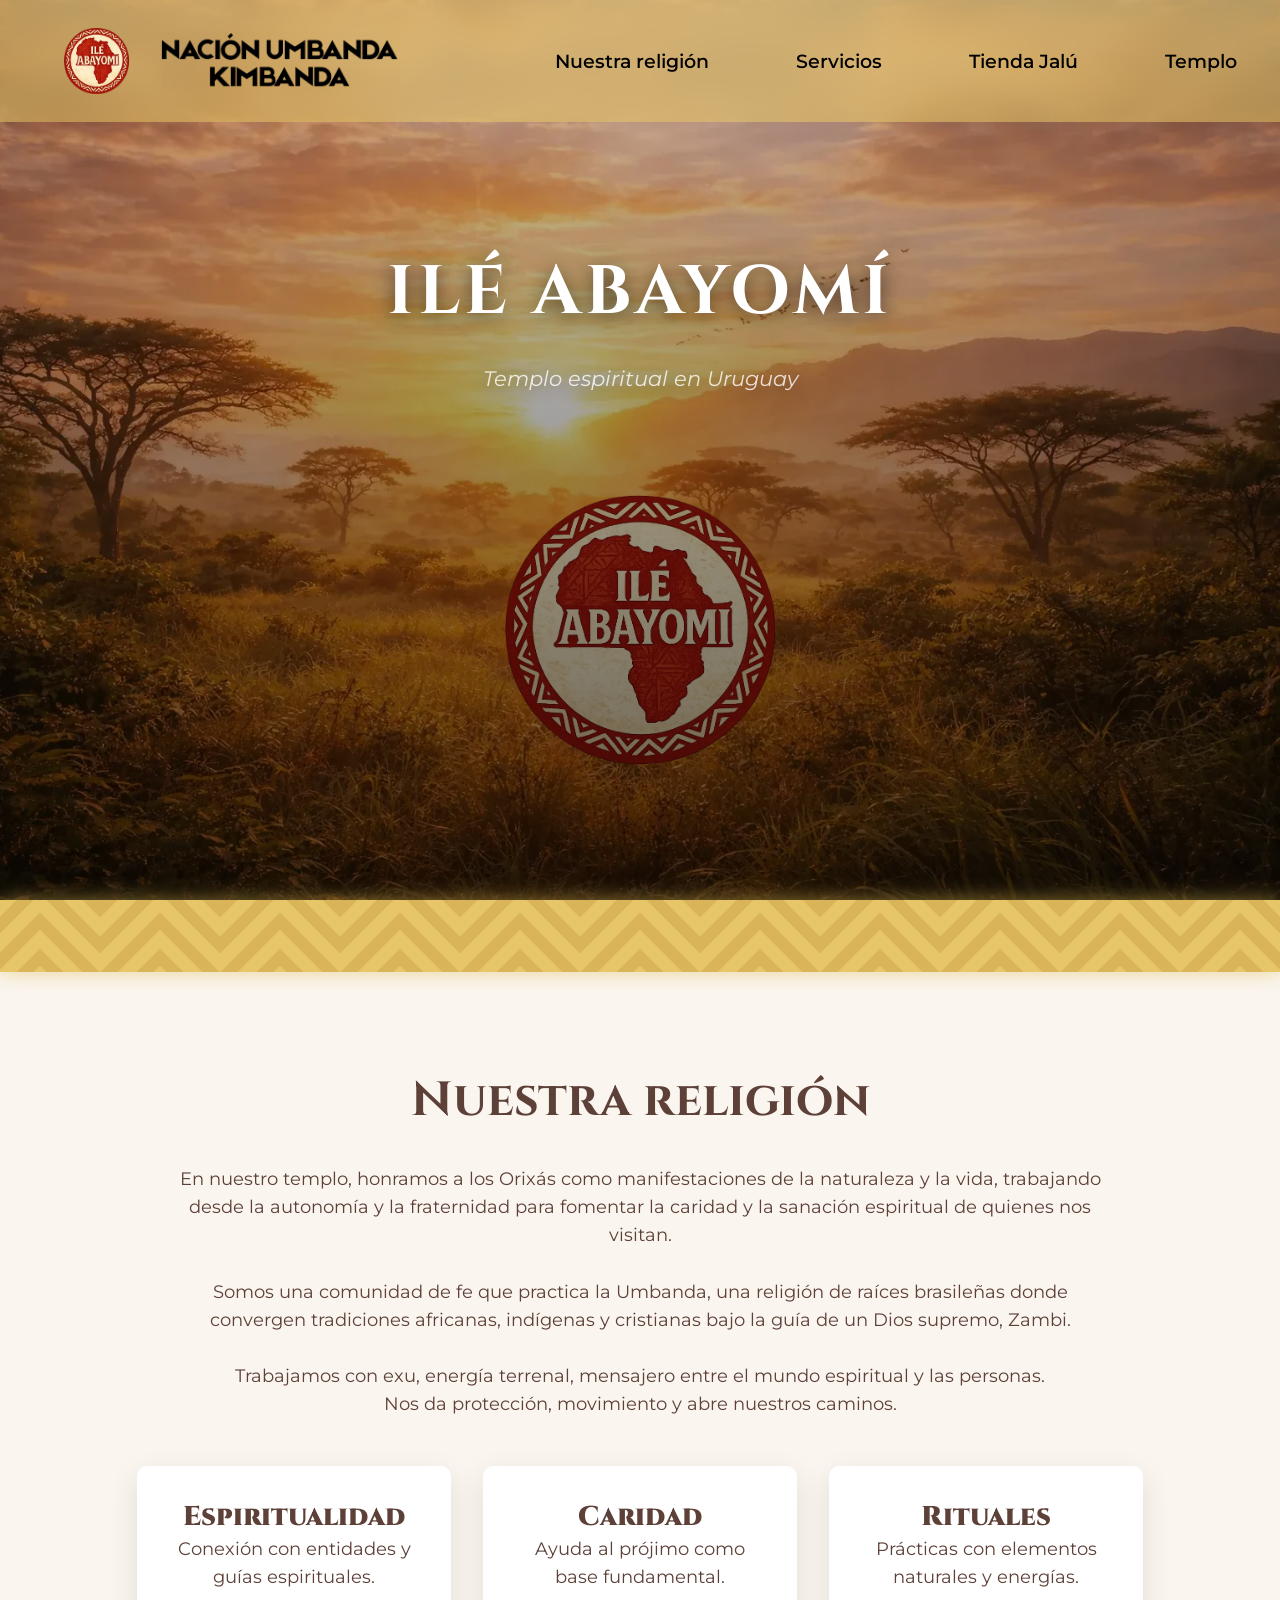
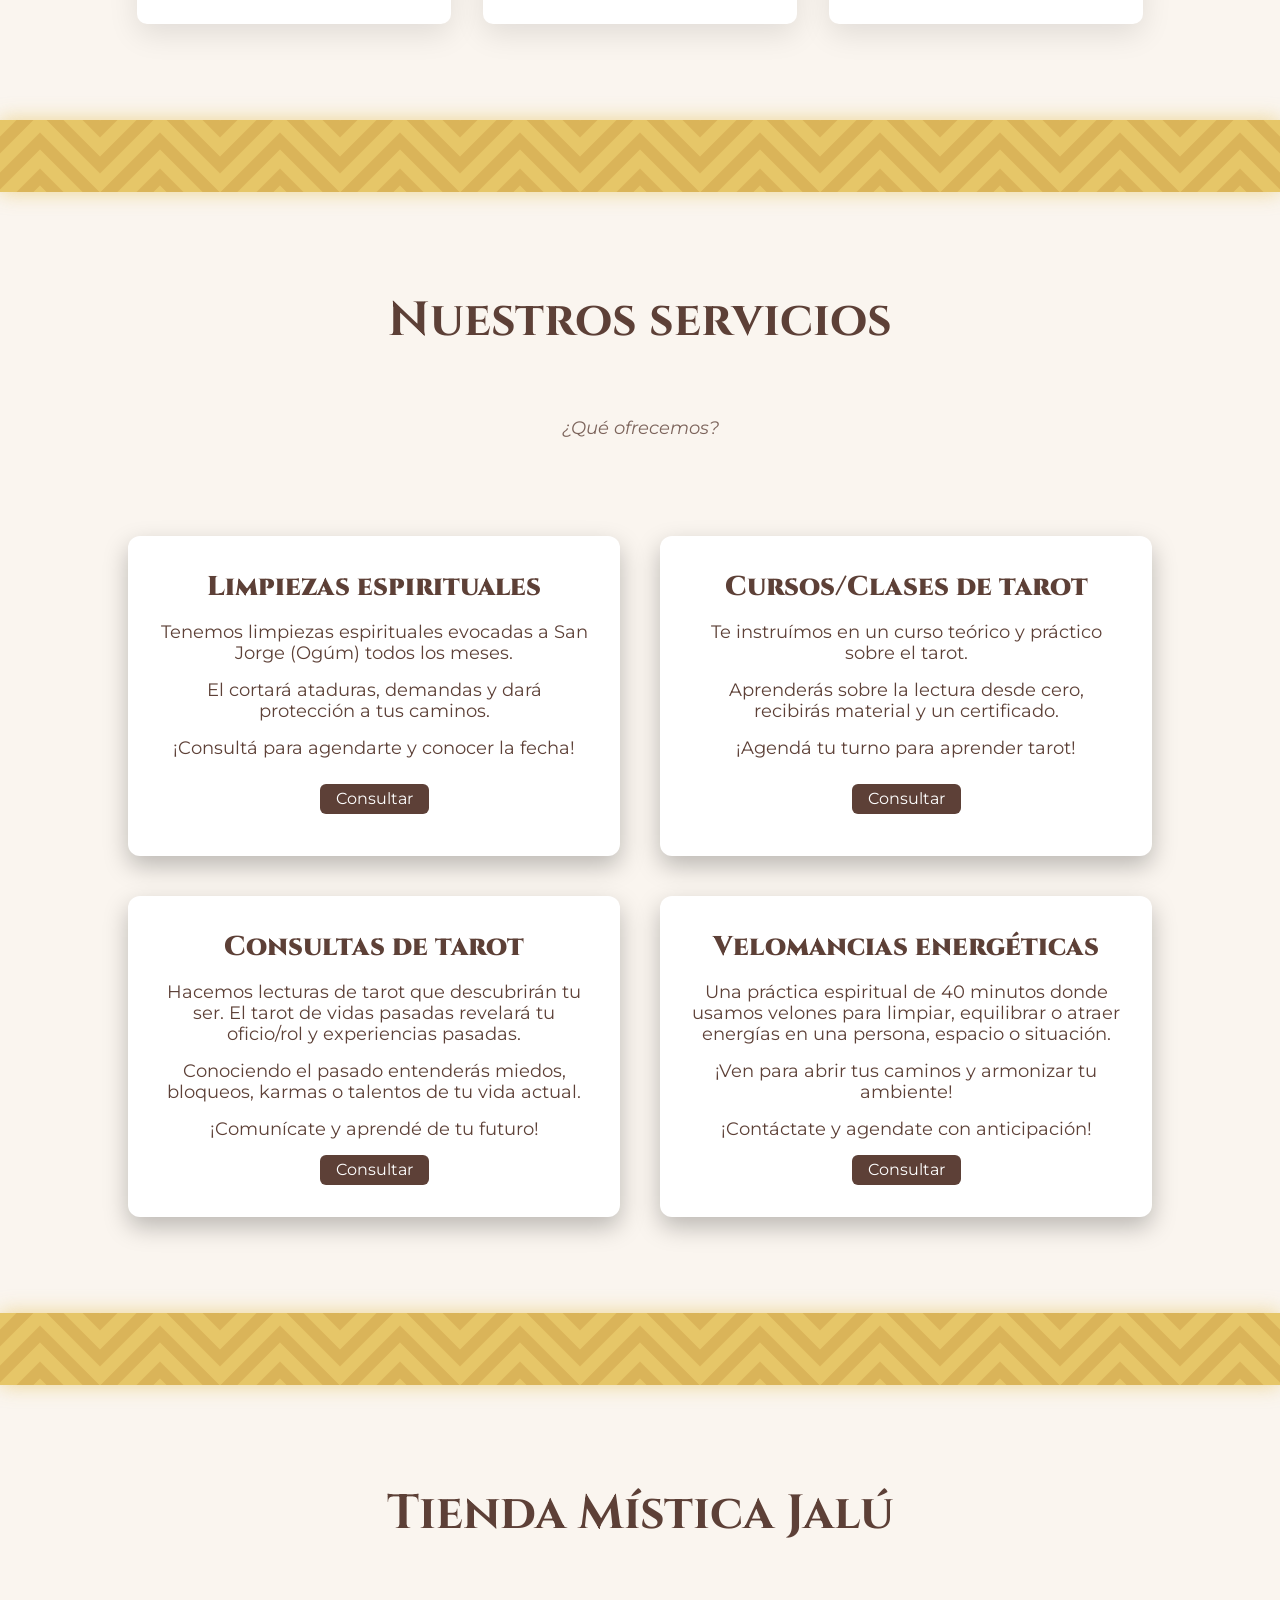
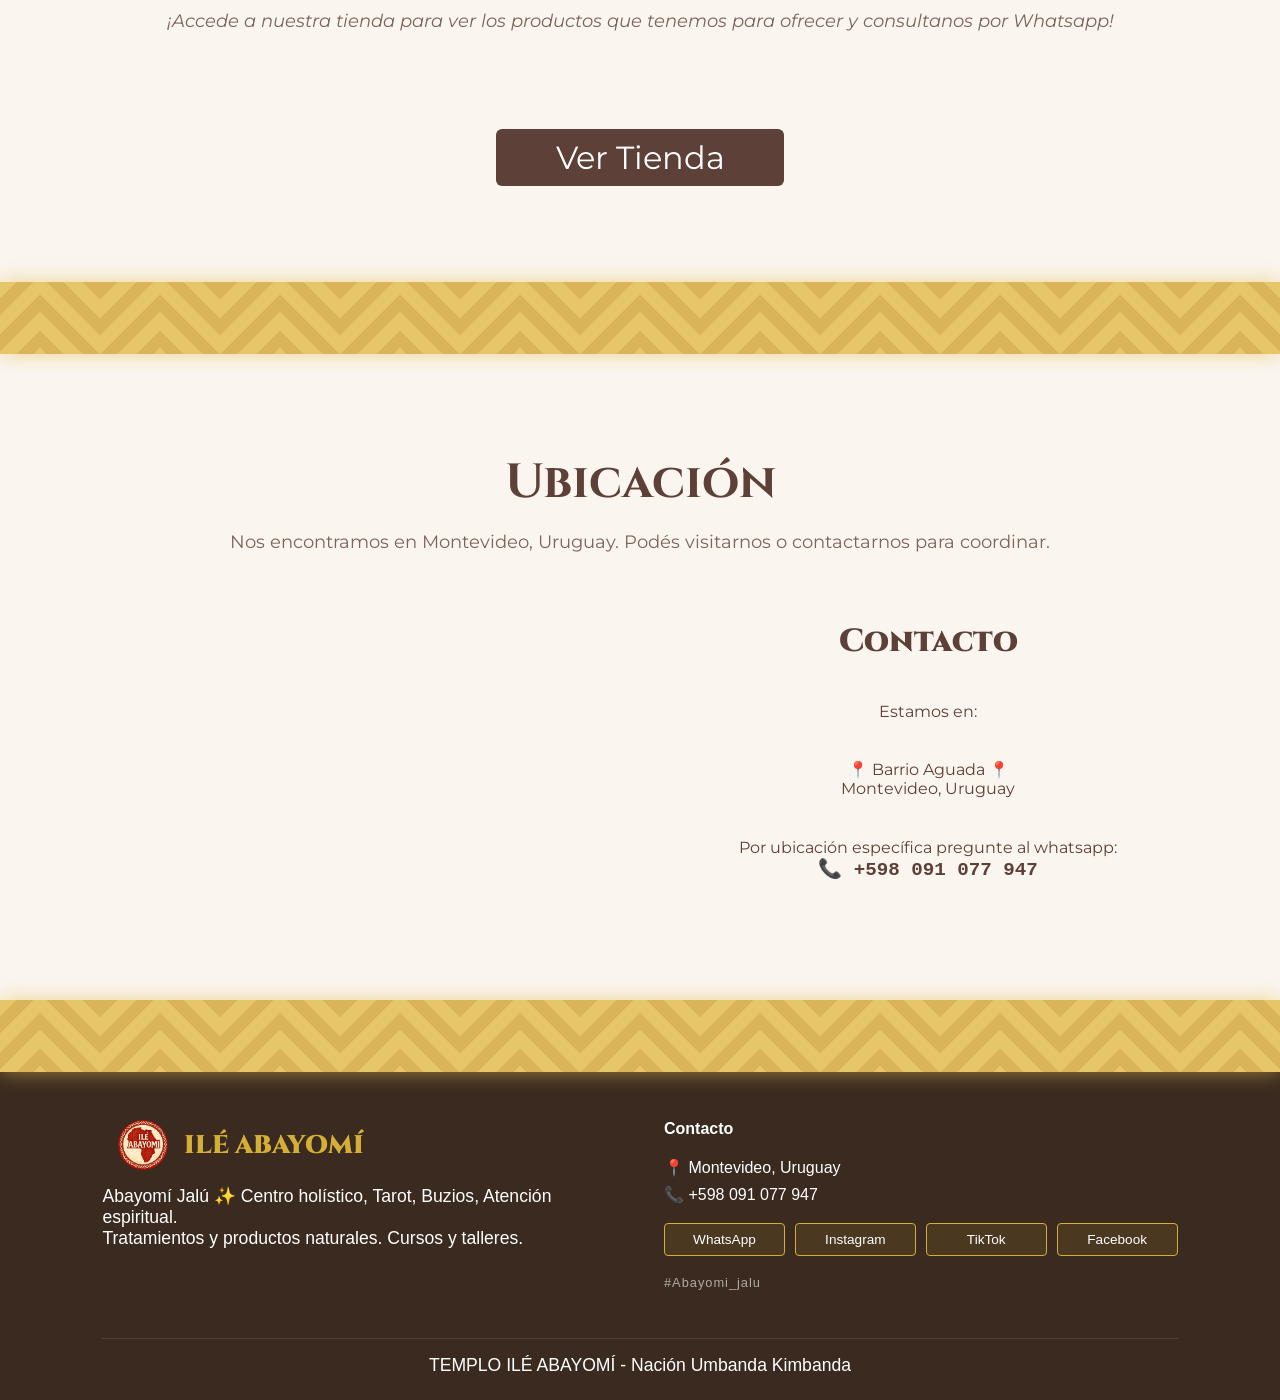
<file: index.html>
<!DOCTYPE html>
<html lang="es-UY">
<head>
    <meta charset="UTF-8">
    <meta name="viewport" content="width=device-width, initial-scale=1.0">

    <title>Ilé Abayomí | Templo de Umbanda y Tienda Mística Jalú</title>

    <link rel="icon" type="image/x-icon" href="assets/img/logo/favicon.ico">
    
    <link rel="preconnect" href="https://fonts.googleapis.com">
    <link rel="preconnect" href="https://fonts.gstatic.com" crossorigin>
    
    <link rel="preload" as="style" href="https://fonts.googleapis.com/css2?family=Cinzel:wght@400;700&family=Montserrat:wght@400;700;900&display=swap">
    
    <link rel="stylesheet" href="https://fonts.googleapis.com/css2?family=Cinzel:wght@400;700&family=Montserrat:wght@400;700;900&display=swap" media="print" onload="this.media='all'">
    
    <noscript>
      <link rel="stylesheet" href="https://fonts.googleapis.com/css2?family=Cinzel:wght@400;700&family=Montserrat:wght@400;700;900&display=swap">
    </noscript>
    
    <link rel="preload" as="image" href="assets/img/hero.webp" fetchpriority="high">
    <link rel="stylesheet" href="style.css">

    <meta name="description" content="Templo de Umbanda en Montevideo. Terapias complementarias, cursos de Tarot y productos esotéricos en Tienda Mística Jalú. Encuentra guía espiritual y equilibrio.">

    <meta property="og:title" content="Ilé Abayomí | Templo & Tienda Mística">
    <meta property="og:description" content="Terapias espirituales, Tarot y productos naturales en Montevideo. Reconecta con tu esencia.">
    <meta property="og:image" content="https://abayomijalu.com/assets/img/logo/logo.webp"> 
    <meta property="og:url" content="https://abayomijalu.com">
    <meta property="og:type" content="website">
    

    <link rel="canonical" href="https://abayomijalu.com">
</head>
<body>
    <header>       
        <div class="div_logo">
            <a href="#hero">
                <img loading="lazy" src="assets/img/logo/logo.webp" class="logo" alt="Templo Umbanda Ilé Abayomí Montevideo logo">
                <img loading="lazy" src="assets/img/logo/horizontal.webp" alt="Templo Umbanda Ilé Abayomí Montevideo logo">
            </a>
        </div>
        <div class="menu-toggle">☰</div>
        <nav>
            <a href="#about_href">
                Nuestra religión
            </a>
            <a href="#services_href">
                Servicios
            </a>
            <a href="/TiendaMistica/">
                Tienda Jalú
            </a>
            <a href="#ubicacion_href">
                Templo
            </a>
        </nav>
    </header>
    <main>
        <section class="hero" id="hero">
            <div class="hero-content">
                <h1>ILÉ ABAYOMÍ</h1>
                <p class="subtitle">Templo espiritual en Uruguay</p>    
            </div>
            <img src="assets/img/logo/logo.webp" class="logo" alt="Templo Umbanda Ilé Abayomí Montevideo logo">
        </section>

        <div class="divisor" id="about_href"></div>

        <section class="about reveal">
            <h2>Nuestra religión</h2>

            <div class="about-content">
                <p>
                    En nuestro templo, honramos a los Orixás como manifestaciones de la naturaleza y la vida, trabajando desde la autonomía y la fraternidad para fomentar la caridad 
                    y la sanación espiritual de quienes nos visitan.
                    <br><br>
                    Somos una comunidad de fe que practica la Umbanda, una religión de raíces brasileñas donde convergen tradiciones africanas, indígenas y cristianas bajo la guía 
                    de un Dios supremo, Zambi.
                    <br><br>
                    Trabajamos con exu, energía terrenal, mensajero entre el mundo espiritual y las personas.
                    <br>
                    Nos da protección, movimiento y abre nuestros caminos.
                </p>
                

                <div class="cards">
                    <div class="card">
                        <h3>Espiritualidad</h3>
                        <p>Conexión con entidades y guías espirituales.</p>
                    </div>

                    <div class="card">
                        <h3>Caridad</h3>
                        <p>Ayuda al prójimo como base fundamental.</p>
                    </div>

                    <div class="card">
                        <h3>Rituales</h3>
                        <p>Prácticas con elementos naturales y energías.</p>
                    </div>
                </div>
            </div>
        </section>

        <div class="divisor" id="services_href"></div>

        <section class="servicios reveal" id="servicios">
            <h2>Nuestros servicios</h2>
            <p class="subtitle">¿Qué ofrecemos?</p>
            <div class="servicios-grid">
                <div class="servicio">
                    <h3>Limpiezas espirituales</h3>
                    <p>Tenemos limpiezas espirituales evocadas a San Jorge (Ogúm) todos los meses.</p>
                    <p>El cortará ataduras, demandas y dará protección a tus caminos. </p>
                    <p>¡Consultá para agendarte y conocer la fecha!</p>
                    <a href="https://wa.me/598091077947?text=Hola%20quiero%20saber%20sobre%20las%20limpiezas%20espirituales,%20lo%20vi%20en%20la%20página%20Ilé%20Abayomí."class="consultar" style="margin-top: auto; margin-bottom: auto;">Consultar</a>
                </div>
                
                <div class="servicio">
                    <h3>Cursos/Clases de tarot</h3>
                    <p>Te instruímos en un curso teórico y práctico sobre el tarot.</p>
                    <p>Aprenderás sobre la lectura desde cero, recibirás material y un certificado.</p>
                    <p>¡Agendá tu turno para aprender tarot!</p>
                    <a href="https://wa.me/598091077947?text=Hola%20quiero%20saber%20sobre%20las%20clases%20de%20tarot,%20lo%20vi%20en%20la%20página%20Ilé%20Abayomí." class="consultar" style="margin-top: auto; margin-bottom: auto;">Consultar</a>
                </div>

                <div class="servicio">
                    <h3>Consultas de tarot</h3>
                    <p>Hacemos lecturas de tarot que descubrirán tu ser. El tarot de vidas pasadas revelará tu oficio/rol y experiencias pasadas.</p>
                    <p>Conociendo el pasado entenderás miedos, bloqueos, karmas o talentos de tu vida actual.</p>
                    <p>¡Comunícate y aprendé de tu futuro!</p>
                    <a href="https://wa.me/598091077947?text=Hola%20quiero%20saber%20sobre%20las%20consultas%20de%20tarot,%20lo%20vi%20en%20la%20página%20Ilé%20Abayomí." class="consultar" style="margin-top: auto; margin-bottom: auto;">Consultar</a>
                </div>

                <div class="servicio">
                    <h3>Velomancias energéticas</h3>
                    <p>Una práctica espiritual de 40 minutos donde usamos velones para limpiar, equilibrar o atraer energías en una persona, espacio o situación.</p>
                    <p>¡Ven para abrir tus caminos y armonizar tu ambiente!</p>
                    <p>¡Contáctate y agendate con anticipación!</p>
                    <a href="https://wa.me/598091077947?text=Hola%20quiero%20saber%20sobre%20las%20velonancias%20energéticas,%20lo%20vi%20en%20la%20página%20Ilé%20Abayomí." class="consultar" style="margin-top: auto; margin-bottom: auto;">Consultar</a>
                </div>
            </div>
        </section>

        
        <div class="divisor" id="products_href"></div>

        <section class="shop_advice">
            <h2>Tienda Mística Jalú</h2>
            <p class="subtitle" style="margin-top: 4rem">
                ¡Accede a nuestra tienda para ver los productos que tenemos para ofrecer y consultanos por Whatsapp!
            </p>   
            <a class="consultar" style="margin-top: 3rem;" href="/TiendaMistica/" >Ver Tienda</a>
        </section>
        
        <div class="divisor" id="ubicacion_href"></div>

        <section class="ubicacion reveal" id="ubicacion">
            <h2>Ubicación</h2>

            <p class="ubicacion-texto">
                Nos encontramos en Montevideo, Uruguay. Podés visitarnos o contactarnos para coordinar.
            </p>

            <div class="ubicacion-container">
                <div class="mapa">
                    <iframe 
                        src="https://www.google.com/maps?q=Aguada,Montevideo,Uruguay&z=15&output=embed"
                        loading="lazy">
                    </iframe>
                </div>

                <div class="info">
                    <h3>Contacto</h3>
                    <p> Estamos en: </p>
                    <p>📍 Barrio Aguada 📍 <br>Montevideo, Uruguay</p>
  
                    <p style="text-align: center;">Por ubicación específica pregunte al whatsapp: <br> <a href="https://wa.me/598091077947?text=Hola,%20¿dónde%20se%20ubica%20el%20templo%20Ilé%20Abayomí?" target="_blank" class="btn">
                        📞 +598 091 077 947 
                    </a></p>

                    
                </div>
            </div>
        </section>

        <div class="divisor"></div>

    </main>

    <footer>
        <div class="footer-container">
            <div class="footer-section">
                <h3 style="display: flex; align-items: center; gap: 1rem; margin-left: 1rem; "><img loading="lazy" src="assets/img/logo/logo.webp" class="logo" style="width: 50px" alt="Templo Umbanda Ilé Abayomí Montevideo logo">ILÉ ABAYOMÍ</h3>
                <p>Abayomí Jalú ✨ Centro holístico, Tarot, Buzios, Atención espiritual.<br> 
                Tratamientos y productos naturales. Cursos y talleres.</p>
            </div>

        <div class="footer-section" id="footer-contacto">
            <h4>Contacto</h4>
            
            <div class="info-directa">
                <span>📍 Montevideo, Uruguay</span>
                <span>📞 +598 091 077 947</span>
            </div>

            <div class="redes-contenedor">
                <a href="https://wa.me/598091077947" target="_blank" class="red-link">WhatsApp</a>
                <a href="https://www.instagram.com/abayomi_jalu/" target="_blank" class="red-link">Instagram</a>
                <a href="https://www.tiktok.com/@abayom.jal" target="_blank" class="red-link">TikTok</a>
                <a href="https://www.facebook.com/share/19mAh4aRN4/" target="_blank" class="red-link">Facebook</a>
            </div>
            
            <span class="user-handle">#Abayomi_jalu</span>
        </div>
        </div>

        <div class="footer-bottom">
            <p>TEMPLO ILÉ ABAYOMÍ - Nación Umbanda Kimbanda</p>
            
        </div>
    </footer>

    <script>
        const toggle = document.querySelector(".menu-toggle");
        const nav = document.querySelector("nav");

        toggle.addEventListener("click", () => {
            nav.classList.toggle("active");
        });

        const reveals = document.querySelectorAll(".reveal");

        window.addEventListener("scroll", () => {
            reveals.forEach(el => {
                const top = el.getBoundingClientRect().top;
                const windowHeight = window.innerHeight;

                if(top < windowHeight - 50){
                    el.classList.add("active");
                }
            });
        });
    </script>

    <script type="application/ld+json">
    {
    "@context": "https://schema.org",
    "@type": "ReligiousOrganization",
    "name": "Ilé Abayomí",
    "address": {
        "@type": "PostalAddress",
        "addressLocality": "Montevideo",
        "addressCountry": "UY"
    },
    "areaServed": "Montevideo",
    "telephone": "+598091077947"
    }
    </script>
</body>
</html>
</file>
<file: style.css>
:root   {
    --blanco: rgb(253, 248, 228);
    --color-primario: #e0c361;
    --color-primario2: #c18a24;
    --color-contraste: #5D4037;
}

html{
    scroll-behavior: smooth;
}

img {
    pointer-events: none;
    user-select: none;
}


*{
    margin: 0;
    padding: 0;
}

a{
    text-decoration: none;
}

body{
    background-color: rgb(250, 245, 239);
    color: var(--color-contraste);
    font-family: 'Montserrat', sans-serif;
}

h1, h2, h3 {
    font-family: 'Cinzel', serif;
}
h2{
    text-align: center;
    font-size: 3rem;
}

.subtitle {
    font-style: italic;
    opacity: 0.8;
    margin-bottom: 50px;
}

.reveal{
    opacity: 0;
    transform: translateY(40px);
    transition: all 0.8s ease;
}

.reveal.active{
    opacity: 1;
    transform: translateY(0);
}

p{
    font-size: 1.1rem;

    overflow-wrap: break-word;
    word-break: break-word; 
}



.divisor{
    width: 100%;
    height: 72px;
    background-size: 120px 36px;
    background-position: center;
    opacity: 0.85;
    background-color: #e3be51;
    background-image: url("data:image/svg+xml,%3Csvg width='40' height='12' viewBox='0 0 40 12' xmlns='http://www.w3.org/2000/svg'%3E%3Cpath d='M0 6.172L6.172 0h5.656L0 11.828V6.172zm40 5.656L28.172 0h5.656L40 6.172v5.656zM6.172 12l12-12h3.656l12 12h-5.656L20 3.828 11.828 12H6.172zm12 0L20 10.172 21.828 12h-3.656z' fill='%23c18a24' fill-opacity='0.4' fill-rule='evenodd'/%3E%3C/svg%3E");
    box-shadow: 0 0 20px rgba(227, 190, 81, 0.7);
}



header {
    width: 100%;
    display: flex;
    justify-content: space-between;
    align-items: center;
    height: calc(8vh + 50px);
    background-color: var(--color-acento);
    position: fixed;
    z-index: 9999;
    backdrop-filter: blur(15px);
    -webkit-backdrop-filter: blur(15px);
    background-color: rgba(238, 207, 103, 0.5);
    top: 0;
}

.div_logo{
    width: 55%;
    max-width: 400px;
    min-width: 150px;
    height: 100%;
    display: flex;
    align-items: center;
    padding: 2rem;
}

.div_logo > a{
    display: flex;
    width: 100%;
    height: 60%;
    flex-direction: row;
    align-items: center;
    justify-content: space-evenly;
}

.div_logo > a > img{
    height: 80%;
}
.div_logo > a > .logo{
    height: 90%;
}


.logo {
    aspect-ratio: 1 / 1;
}

@media (max-width: 950px){
    .div_logo{
        padding: 1rem;
    }
}

@media (max-width: 650px){
    .div_logo{
        width: 70%;
        padding: 1rem;
    }
    .div_logo > a{
        height: 15vw;
    }
    .div_logo > a > img{
        width: 70%;
    }
    .div_logo > a > .logo{
        height: 70%;
        width: auto;
    }
}


nav{
    width: 45%;
    min-width: 200px;
    display: flex;
    flex-wrap: wrap;
    justify-content: space-around;
    color: #000000;
    font-weight: 550;
}
nav > a{
    font-size: calc(0.8rem + 0.5vw);
    cursor: pointer;
    transition: 0.15s ease-in-out;
    color: #000000;
}

nav a:hover{
    color: #5D4037;
    cursor: pointer;
}

.menu-toggle{
    display: none;
    font-size: 2rem;
    cursor: pointer;
    margin-right: 2rem;
    user-select: none;
}

@media (max-width: 1400px){
    nav{
        width: 60%;
    }
}

section{
    padding: 6rem 10%;
    text-align: center;
}


@media (max-width: 1000px){

    nav{
        position: fixed;
        top: calc(8vh + 50px);
        right: 0vw;
        flex-direction: column;
        
        backdrop-filter: blur(15px);
        -webkit-backdrop-filter: blur(15px);
        background-color: rgba(212, 184, 92, 0.65);
        text-align: center;

        transform: translateX(80px);
        opacity: 0;
        pointer-events: none;

        width: 25vw;
        height: 200px;
        
        padding: 1rem;

        transition: all 0.3s ease;
        cursor: pointer;
    }

    nav > a{
        font-size: calc(1rem + 0.5vw);
    }

    nav.active{
        display: flex;
        transform: translateX(0);
        opacity: 1;
        pointer-events: auto;
    }

    .menu-toggle{
        display: block;
    }
}



.hero{
    padding: 0 1rem;
    height: 100vh;
    background-image: url("/assets/img/hero.webp");
    background-position: center;
    background-size: cover;
    overflow: hidden;
}

.hero img{
    margin-top: 3vh;
    height: 30%;
    z-index: 99;
}

@media (max-width: 800px){
    .hero img{
        margin-top: 7vh;
        width: 40vw;
        height: 40vw;
    }
}

.hero-content{
    display: flex;
    justify-content: center;
    flex-wrap: wrap;
    width: 100%;
    margin-top: 22vh;
    height: 30vh;
}

.hero::before{
    height: 100vh;
    content: "";
    position: absolute;
    inset: 0;
    background: linear-gradient(
        to bottom,
        rgba(0,0,0,0.15),
        rgba(0,0,0,0.6)
    );
}

h1{
    font-size: calc(1.4rem + 3.6vw);
    font-weight: 700;
    letter-spacing: 4px;
    color: #ffffff;
    z-index: 15;
    width: 100%;
    text-align: center;
    padding-top: 3rem;
    text-shadow: 0 4px 20px rgba(0,0,0,0.6);
}

.hero-content > p{
    z-index: 5;
    color:#ffffff;
    font-family: 'Montserrat', sans-serif;
    font-size: calc(0.7rem + 0.8vw);
    text-shadow: 0 4px 20px rgba(0,0,0,0.6);
}

.hero-content{
    animation: fadeUp 1s ease;
}

@keyframes fadeUp{
    from{
        opacity: 0;
        transform: translateY(40px);
    }
    to{
        opacity: 1;
        transform: translateY(0);
    }
}






.about-content{
    margin-top: 2rem;
}

.about p{
    max-width: 950px;
    margin: auto;
    line-height: 1.6;
}

.cards{
    margin-top: 3rem;
    display: flex;
    gap: 2rem;
    height: fit-content;
    width: 80vw;
    justify-content: center;
    flex-wrap: wrap;
    cursor:default;
}

.card h3{
    width: 100%;
}

.card{
    background: white;
    width: 250px;
    padding: 2rem;
    border-radius: 10px;
    box-shadow: 0 10px 30px rgba(0,0,0,0.1);
    transition: 0.15s;
}

@media (max-width: 300px){
    .card{
        max-width: 200px;
        width: 250px;
    }
}

.card:hover{
    transform: translateY(-10px);
}






h3{
    font-size: 1.7rem;
    font-weight: 900;
}

.servicios{
    display: flex;
    text-align: center;
    flex-direction: column;
    justify-content: space-evenly;
}

.servicios h2{
    padding-bottom: 4rem;
    width: 100%;
    text-align: center;
}

.servicios-grid {
    margin-top: 3rem;
    width: 100%;
    margin-left: auto;
    margin-right: auto;
    display: grid;
    /* Forzamos 2 columnas y 2 filas con tu medida base */
    grid-template-columns: repeat(2, minmax(calc(2vw + 200px), 1fr));
    grid-template-rows: repeat(2, minmax(calc(2vw + 200px), 1fr));
    gap: 2.5rem;
}

@media (max-width: 1200px){
    .servicio p{
        font-size: 1rem;
    }
}

@media (max-width: 900px){
    .servicios-grid {
        margin-top: 3rem;
        width: 100%;
        display: grid;
        /* Forzamos 2 columnas y 2 filas con tu medida base */
        grid-template-columns: repeat(1, minmax(calc(2vw + 200px), 1fr));
        grid-template-rows: repeat(1, minmax(calc(2vw + 200px), 1fr));
        gap: 2rem;
    }
}



.servicio{
    background: white;
    padding: 2rem;
    border-radius: 12px;
    box-shadow: 0 10px 25px rgba(0,0,0,0.25);
    transition: 0.3s;
    display: flex;
    flex-direction: column;
    justify-content: space-between;
    gap: 1rem;
}

.servicio:hover{
    transform: translateY(-5px);
}

.consultar{
    padding: 0.3rem 1rem;
    background: var(--color-acento);
    color: #ffffff;
    background-color: #5D4037;
    text-decoration: none;
    border-radius: 6px;
    height: 20px;
    transition: 0.2s;
    margin-left: auto;
    cursor:pointer;
    margin-bottom: auto;
    margin-right: auto;
}

.consultar:hover{
    background: #c9a93f;
}






.ubicacion-texto{
    margin-top: 1rem;
    opacity: 0.8;
}

.ubicacion-container{
    margin-top: 3rem;
    display: flex;
    width: 100%;
    gap: 4rem;
    flex-wrap: wrap;
    justify-content: center;
}

.mapa iframe{
    width: 40vw;
    height: 300px;
    border: none;
    border-radius: 12px;
}


.info{
    height: 300px;
    text-align: left;
    display: flex;
    flex-direction: column;
    justify-content: space-around;
    align-items: center;

}

.info p{
    font-size: 1rem;
    text-align: center;
}

@media (max-width: 1020px){
    .mapa iframe{
        width: 80vw;
        height: calc(30vw + 100px);
    }
    .info{
        align-items: center;
    }
}

@media (max-width: 720px){
    .mapa iframe{
        width: 80vw;
        height: calc(25vw + 300px);
    }
}


.info a{
    color: var(--color-contraste);
    font-family: 'Courier New', Courier, monospace;
    font-weight: 700;
    font-size: 1.2rem;
    transition: 0.2s;
}

.info a:hover{
    color: #c18a24;
}

.info h3{
    font-size: 2rem;
}


.shop_advice{
    display: flex;
    height: fit-content;
    flex-direction: column;
    justify-content: space-between;
}

.shop_advice > a{
    width: 16rem;
    height: 3rem;
    font-size: 2rem;
    display: flex;
    align-items: center;
    justify-content: center;
}

@media (max-width: 400px){
    .shop_advice > a{
        width: 70vw;
        height: 20vw;
    }
}



footer {
    background: #3a2a1f;
    color: #fff;
    padding: 3rem 8% 1.5rem;
    font-family: 'Segoe UI', Tahoma, Geneva, Verdana, sans-serif;
}

.footer-container {
    display: flex;
    justify-content: space-between;
    align-items: flex-start;
    gap: 3rem;
    flex-wrap: wrap;
}

.footer-section {
    flex: 1;
    min-width: 200px;
    margin-left: auto;
    margin-right: auto;
}

.footer-section h3 {
    color: #d4af37; /* Dorado */
    font-size: 1.6rem;
    margin-bottom: 1rem;
}

#footer-contacto {
    display: flex;
    flex-direction: column;
    gap: 1.2rem;
}

.info-directa {
    display: flex;
    flex-direction: column;
    gap: 0.5rem;
}

.redes-contenedor {
    display: grid;
    grid-template-columns: repeat(auto-fit, minmax(100px, 1fr)); 
    gap: 10px;
    width: 100%;
}

.red-link {
    display: flex;
    align-items: center;
    justify-content: center;
    padding: 8px 5px;
    background: rgba(212, 175, 55, 0.1); /* Fondo dorado muy sutil */
    border: 1px solid #d4af37;
    border-radius: 4px;
    color: #fff !important; /* Forzamos que no sea azul */
    text-decoration: none !important;
    font-size: 0.85rem;
    transition: all 0.3s ease;
}

.red-link:hover {
    background: #d4af37;
    color: #3a2a1f !important;
}

.user-handle {
    font-size: 0.8rem;
    opacity: 0.6;
    letter-spacing: 1px;
}

.footer-bottom {
    text-align: center;
    margin-top: 3rem;
    padding-top: 1rem;
    border-top: 1px solid rgba(255,255,255,0.1);
    font-size: 0.8rem;
}

/* --- RESPONSIVE PARA MÓVIL --- */
@media (max-width: 768px) {
    .footer-container {
        flex-direction: column;
        text-align: center;
    }
    
    #footer-contacto {
        align-items: center;
        width: 100%;
    }

    .redes-contenedor {
        /* En móvil, si son muchos, se ponen de a 2 por fila */
        grid-template-columns: repeat(2, 1fr);
        max-width: 250px;
    }
}
</file>
